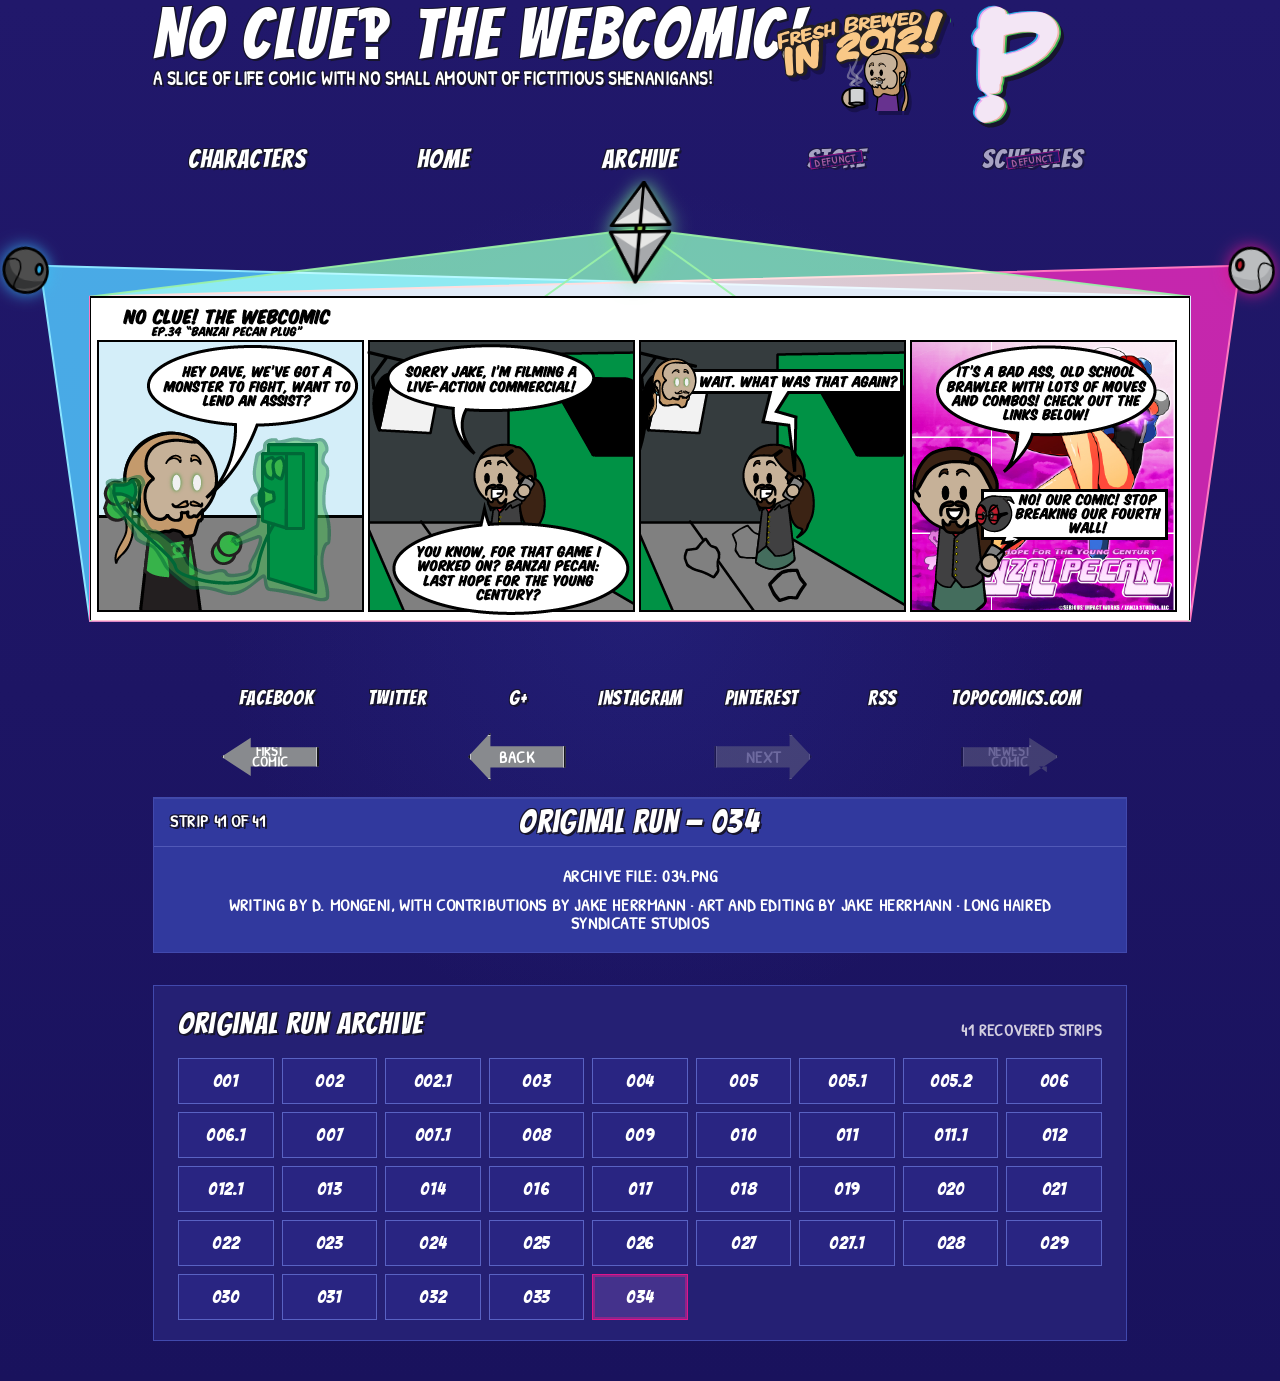
<file: index.html>
<!doctype html>
<html lang="en">
  <head>
    <meta charset="UTF-8" />
    <meta name="viewport" content="width=device-width, initial-scale=1.0" />
    <meta name="description" content="The official archive of No Clue!? The Webcomic." />
    <title>No Clue!? The Webcomic</title>
    <link rel="preconnect" href="https://fonts.googleapis.com" />
    <link rel="preconnect" href="https://fonts.gstatic.com" crossorigin />
    <link href="https://fonts.googleapis.com/css2?family=Bangers&family=Patrick+Hand&display=swap" rel="stylesheet" />
    <link rel="icon" type="image/svg+xml" href="data:image/svg+xml,%3Csvg xmlns='http://www.w3.org/2000/svg' viewBox='0 0 64 64'%3E%3Crect width='64' height='64' rx='12' fill='%2320176b'/%3E%3Cpath d='M20 20c2-10 24-12 27 1 3 12-12 13-12 22' fill='none' stroke='%2348c7f2' stroke-width='8' stroke-linecap='round'/%3E%3Ccircle cx='35' cy='53' r='5' fill='%23dc1688'/%3E%3C/svg%3E" />
    <link rel="stylesheet" href="styles.css" />
  </head>

  <body>
    <div class="mx-auto w-full max-w-[1280px] px-3 pb-10 sm:px-5 xl:px-0">
      <header class="relative mx-auto min-h-[132px] w-full max-w-[974px] pt-1 sm:min-h-[140px]">
        <div class="pr-24 sm:pr-40 md:pr-52">
          <h1 class="ink-text font-display text-[clamp(2.65rem,6.4vw,4.35rem)] leading-[.88] tracking-[.035em]">
            No Clue<span class="font-sans font-black">‽</span> The Webcomic!
          </h1>
          <p class="comic-copy ink-text mt-1 max-w-[710px] text-[clamp(.78rem,2vw,1.13rem)] leading-none">
            A slice of life comic with no small amount of fictitious shenanigans!
          </p>
        </div>

        <div aria-label="No Clue interrobang logo" class="pointer-events-none absolute right-1 top-0 h-32 w-24 sm:right-5 sm:h-36 sm:w-32 md:right-12" role="img">
          <img src="assets/interrobang.svg" alt="" class="absolute left-1/2 top-0 h-28 w-auto -translate-x-1/2 drop-shadow-[3px_4px_0_#17152e] sm:h-32" />
        </div>

        <img
          src="assets/fresh-brewed-2012.svg"
          alt="Fresh Brewed in 2012!"
          class="absolute right-44 top-2 z-10 hidden w-44 drop-shadow-[3px_4px_0_rgba(0,0,0,.26)] min-[900px]:block"
        />
      </header>

      <nav aria-label="Main navigation" class="mx-auto grid w-full max-w-[974px] grid-cols-3 gap-x-4 gap-y-3 pb-8 text-center md:grid-cols-5 md:gap-2 md:pb-10">
        <a class="nav-link" href="characters.html">Characters</a>
        <a class="nav-link" href="./">Home</a>
        <a id="archive-link" class="nav-link" href="#archive">Archive</a>
        <span class="nav-link nav-defunct" aria-label="Store — defunct">Store</span>
        <span class="nav-link nav-defunct" aria-label="Schedules — defunct">Schedules</span>
      </nav>

      <main id="home">
        <section id="comic-stage" aria-label="Featured comic" class="relative mx-auto mt-10 mb-1 w-full pt-[6%] pb-[4%] sm:mt-0">
          <svg id="beam-svg" aria-hidden="true" class="pointer-events-none absolute inset-0 h-full w-full overflow-visible" preserveAspectRatio="none" viewBox="0 0 974 330">
            <polygon id="cyan-fill" fill="#38bdf8" fill-opacity=".86" points="44,29 837,66 837,286 97,286" style="mix-blend-mode: screen" />
            <polyline id="cyan-line" fill="none" points="44,29 837,66 837,286 97,286 44,29" stroke="#8be5ff" stroke-width="2" />
            <polygon id="magenta-fill" fill="#dc1688" fill-opacity=".86" points="890,29 97,66 97,286 837,286" style="mix-blend-mode: screen" />
            <polyline id="magenta-line" fill="none" points="890,29 97,66 97,286 837,286 890,29" stroke="#ff78c1" stroke-width="2" />
            <polygon id="green-fill" fill="#72e08b" fill-opacity=".86" points="467,-14 837,66 837,286 97,286 97,66" style="mix-blend-mode: screen" />
            <g fill="none" stroke="#9bf2a9" stroke-opacity=".92" stroke-width="2">
              <line id="green-tl" x1="467" y1="-14" x2="97" y2="66" />
              <line id="green-tr" x1="467" y1="-14" x2="837" y2="66" />
              <line id="green-bl" x1="467" y1="-14" x2="97" y2="286" />
              <line id="green-br" x1="467" y1="-14" x2="837" y2="286" />
            </g>
          </svg>
          <span id="cyan-k9" aria-label="Negative-verse K9 projecting cyan" class="pointer-events-none absolute z-40" role="img" style="left:1.7%; top:8.2%; perspective:180px">
            <img
              src="assets/k9-negative.svg"
              alt=""
              class="block w-6 max-w-none drop-shadow-[0_0_8px_rgba(57,191,244,.85)] sm:w-[clamp(2.45rem,4.7vw,3rem)]"
              style="transform-origin:77.5% 43.35%; transform:translate(-77.5%,-43.35%) scaleX(-1) rotateY(-15deg) rotateZ(-8deg)"
            />
          </span>
          <span id="magenta-k9" aria-label="Beta-verse K9 projecting magenta" class="pointer-events-none absolute z-40" role="img" style="left:91.38%; top:8.79%; perspective:180px">
            <img
              src="assets/k9-beta.svg"
              alt=""
              class="block w-6 max-w-none drop-shadow-[0_0_8px_rgba(223,21,139,.85)] sm:w-[clamp(2.45rem,4.7vw,3rem)]"
              style="transform-origin:22.5% 43.35%; transform:translate(-22.5%,-43.35%) rotateY(15deg) rotateZ(8deg)"
            />
          </span>
          <span id="green-k9" aria-label="Religioverse K9 projecting green" class="pointer-events-none absolute z-40" role="img" style="left:47.95%; top:-4.24%; perspective:220px">
            <img
              src="assets/k9-religioverse.svg"
              alt=""
              class="block w-[1.65rem] max-w-none drop-shadow-[0_0_10px_rgba(114,224,139,.9)] sm:w-[clamp(3.1rem,6.4vw,4.2rem)]"
              style="transform-origin:50% 48.42%; transform:translate(-50%,-48.42%) rotateX(16deg) rotateY(-5deg) rotateZ(2deg)"
            />
          </span>

          <button id="comic-advance" type="button" class="relative z-20 mx-auto block w-[86%] max-w-[1100px] overflow-hidden text-left" aria-label="Show next comic">
            <img
              id="comic-image"
              src="assets/comics/034.png"
              alt="No Clue original run strip 034"
              class="block h-auto w-full"
              decoding="sync"
            />
          </button>
        </section>

        <nav aria-label="Social links" class="mx-auto grid w-full max-w-[974px] grid-cols-4 items-center gap-x-4 gap-y-2 px-[5.5%] py-2 text-center sm:grid-cols-7">
          <a class="social-link" href="#facebook">Facebook</a>
          <a class="social-link" href="#twitter">Twitter</a>
          <a class="social-link" href="#gplus">G+</a>
          <a class="social-link" href="#instagram">Instagram</a>
          <a class="social-link" href="#pinterest">Pinterest</a>
          <a class="social-link" href="#rss">RSS</a>
          <a class="social-link col-span-2 sm:col-span-1" href="#topocomics">TopoComics.com</a>
        </nav>

        <nav aria-label="Comic navigation" class="mx-auto grid w-full max-w-[974px] grid-cols-2 gap-1 py-1 sm:grid-cols-4 sm:gap-3">
          <button id="first-comic" type="button" class="comic-control" aria-label="First comic">
            <span class="arrow-shape first"><span class="comic-copy max-w-12 text-sm leading-[.78]">First<br />Comic</span></span>
          </button>
          <button id="previous-comic" type="button" class="comic-control" aria-label="Previous comic">
            <span class="arrow-shape"><span class="comic-copy text-base">Back</span></span>
          </button>
          <button id="next-comic" type="button" class="comic-control order-4 sm:order-3" aria-label="Next comic">
            <span class="arrow-shape right"><span class="comic-copy text-base">Next</span></span>
          </button>
          <button id="newest-comic" type="button" class="comic-control order-3 sm:order-4" aria-label="Newest comic">
            <span class="arrow-shape newest"><span class="comic-copy max-w-14 text-sm leading-[.78]">Newest<br />Comic</span></span>
          </button>
        </nav>

        <article class="mx-auto mt-1 w-full max-w-[974px] border border-[#4149ad] bg-clue-panel shadow-[inset_0_1px_0_rgba(255,255,255,.08)]">
          <header class="grid gap-2 border-b border-[#5159b7] px-4 py-2 sm:grid-cols-[120px_1fr_120px] sm:items-center">
            <p id="strip-position" class="comic-copy ink-text text-center text-[1.05rem] sm:text-left">Strip 41 of 41</p>
            <h2 id="strip-title" class="ink-text font-display text-center text-[clamp(1.5rem,3vw,2rem)] leading-none tracking-[.04em]">
              Original Run — 034
            </h2>
            <span aria-hidden="true" class="hidden sm:block"></span>
          </header>
          <div class="comic-copy px-5 py-4 text-center text-[clamp(.88rem,1.75vw,1.08rem)] leading-[1.02] sm:px-16 sm:py-5">
            <p id="strip-file">Archive file: 034.png</p>
            <p id="restoration-note" class="mx-auto mt-3 hidden w-fit border border-[#d7ca78] bg-[#443567] px-3 py-2 text-[#fff3a8]" aria-live="polite">
              Restoration note: Edited for readability from archive materials.
            </p>
            <p class="mt-3">Writing by D. Mongeni, with contributions by Jake Herrmann · Art and editing by Jake Herrmann · Long Haired Syndicate Studios</p>
          </div>
        </article>

        <section id="archive" aria-labelledby="archive-title" class="mx-auto mt-8 w-full max-w-[974px] scroll-mt-4 border border-[#4149ad] bg-[#252074] px-4 py-5 sm:px-6">
          <div class="mb-4 flex flex-wrap items-end justify-between gap-2">
            <h2 id="archive-title" class="ink-text font-display text-3xl tracking-[.04em]">Original Run Archive</h2>
            <p id="archive-count" class="comic-copy text-base text-[#d4cfe0]">41 recovered strips</p>
          </div>
          <div id="archive-grid" class="grid grid-cols-4 gap-2 sm:grid-cols-7 md:grid-cols-9"></div>
        </section>

      </main>
    </div>

    <script>
      const comics = [
        ['001', '001.png'], ['002', '002.png'], ['002_1', '002_1.png'], ['003', '003.png'],
        ['004', '004.jpg'], ['005', '005.jpg'], ['005_1', '005_1.png'], ['005_2', '005_2.jpg'],
        ['006', '006.jpg'], ['006_1', '006_1.png'], ['007', '007.jpg'], ['007_1', '007_1.png'],
        ['008', '008.jpg'], ['009', '009.jpg'], ['010', '010.jpg'], ['011', '011.png'],
        ['011_1', '011_1.jpg'], ['012', '012.jpg'], ['012_1', '012_1.png'], ['013', '013.jpg'],
        ['014', '014.jpg'], ['016', '016.png'], ['017', '017.png'], ['018', '018.png'],
        ['019', '019.jpg'], ['020', '020.png'], ['021', '021.png'], ['022', '022.png'],
        ['023', '023.png'], ['024', '024.png'], ['025', '025.png'], ['026', '026.png'],
        ['027', '027.png'], ['027_1', '027_1.png'], ['028', '028.png'], ['029', '029.png'],
        ['030', '030.png'], ['031', '031.png'], ['032', '032.png'], ['033', '033.png'],
        ['034', '034.png'],
      ].map(([id, file]) => ({ id, file, label: id.replace('_', '.') }));

      const stage = document.querySelector('#comic-stage');
      const viewer = document.querySelector('#comic-advance');
      const comicImage = document.querySelector('#comic-image');
      const stripPosition = document.querySelector('#strip-position');
      const stripTitle = document.querySelector('#strip-title');
      const stripFile = document.querySelector('#strip-file');
      const restorationNote = document.querySelector('#restoration-note');
      const archiveGrid = document.querySelector('#archive-grid');
      const firstButton = document.querySelector('#first-comic');
      const previousButton = document.querySelector('#previous-comic');
      const nextButton = document.querySelector('#next-comic');
      const newestButton = document.querySelector('#newest-comic');
      let currentIndex = comics.length - 1;

      const pointList = (points) => points.map(([x, y]) => `${x},${y}`).join(' ');

      function updateProjectionGeometry() {
        const stageRect = stage.getBoundingClientRect();
        const viewerRect = viewer.getBoundingClientRect();
        if (!stageRect.width || !stageRect.height || !viewerRect.width) return;

        const left = viewerRect.left - stageRect.left;
        const right = viewerRect.right - stageRect.left;
        const top = viewerRect.top - stageRect.top;
        const bottom = viewerRect.bottom - stageRect.top;
        const sideGutter = Math.max(22, Math.min(50, stageRect.width * .04));
        const cyan = [Math.max(18, left - sideGutter), Math.max(8, top - 31)];
        const magenta = [Math.min(stageRect.width - 18, right + sideGutter), Math.max(8, top - 31)];
        const green = [(left + right) / 2, top - 68];
        const tl = [left, top];
        const tr = [right, top];
        const bl = [left, bottom];
        const br = [right, bottom];

        document.querySelector('#beam-svg').setAttribute('viewBox', `0 0 ${stageRect.width} ${stageRect.height}`);
        document.querySelector('#cyan-fill').setAttribute('points', pointList([cyan, tr, br, bl]));
        document.querySelector('#cyan-line').setAttribute('points', pointList([cyan, tr, br, bl, cyan]));
        document.querySelector('#magenta-fill').setAttribute('points', pointList([magenta, tl, bl, br]));
        document.querySelector('#magenta-line').setAttribute('points', pointList([magenta, tl, bl, br, magenta]));
        document.querySelector('#green-fill').setAttribute('points', pointList([green, tr, br, bl, tl]));

        [['#green-tl', tl], ['#green-tr', tr], ['#green-bl', bl], ['#green-br', br]].forEach(([selector, target]) => {
          const line = document.querySelector(selector);
          line.setAttribute('x1', green[0]);
          line.setAttribute('y1', green[1]);
          line.setAttribute('x2', target[0]);
          line.setAttribute('y2', target[1]);
        });

        const compact = window.matchMedia('(max-width: 639px)').matches;
        const cyanK9 = document.querySelector('#cyan-k9');
        const magentaK9 = document.querySelector('#magenta-k9');
        const greenK9 = document.querySelector('#green-k9');

        cyanK9.style.left = `${cyan[0] - (compact ? 13 : 26)}px`;
        cyanK9.style.top = `${cyan[1]}px`;
        magentaK9.style.left = `${magenta[0]}px`;
        magentaK9.style.top = `${magenta[1]}px`;
        greenK9.style.left = `${green[0]}px`;
        greenK9.style.top = `${green[1]}px`;
      }

      function updateAddress(comic, mode) {
        const url = new URL(window.location.href);
        url.searchParams.set('comic', comic.id);
        url.hash = '';
        history[mode === 'push' ? 'pushState' : 'replaceState']({ comic: comic.id }, '', url);
      }

      function preloadNeighbor(index) {
        if (index < 0 || index >= comics.length) return;
        const preload = new Image();
        preload.src = `assets/comics/${comics[index].file}`;
      }

      function showComic(index, { historyMode = 'push', scroll = false } = {}) {
        currentIndex = Math.max(0, Math.min(index, comics.length - 1));
        const comic = comics[currentIndex];
        comicImage.src = `assets/comics/${comic.file}`;
        comicImage.alt = `No Clue original run strip ${comic.label}`;
        stripPosition.textContent = `Strip ${currentIndex + 1} of ${comics.length}`;
        stripTitle.textContent = `Original Run — ${comic.label}`;
        stripFile.textContent = `Archive file: ${comic.file}`;
        restorationNote.classList.toggle('hidden', !['005_1', '006_1', '007_1'].includes(comic.id));
        viewer.disabled = currentIndex === comics.length - 1;
        viewer.setAttribute('aria-label', viewer.disabled ? `Newest comic, ${comic.label}` : `Show comic ${comics[currentIndex + 1].label}`);
        firstButton.disabled = currentIndex === 0;
        previousButton.disabled = currentIndex === 0;
        nextButton.disabled = currentIndex === comics.length - 1;
        newestButton.disabled = currentIndex === comics.length - 1;
        document.title = `No Clue‽ Original Run ${comic.label}`;

        archiveGrid.querySelectorAll('button').forEach((button, buttonIndex) => {
          button.setAttribute('aria-current', buttonIndex === currentIndex ? 'true' : 'false');
        });

        updateAddress(comic, historyMode);
        preloadNeighbor(currentIndex - 1);
        preloadNeighbor(currentIndex + 1);
        if (comicImage.complete) requestAnimationFrame(updateProjectionGeometry);
        if (scroll) stage.scrollIntoView({ behavior: 'smooth', block: 'start' });
      }

      comics.forEach((comic, index) => {
        const button = document.createElement('button');
        button.type = 'button';
        button.className = 'archive-strip';
        button.textContent = comic.label;
        button.setAttribute('aria-label', `Open original run strip ${comic.label}`);
        button.addEventListener('click', () => showComic(index, { scroll: true }));
        archiveGrid.appendChild(button);
      });

      firstButton.addEventListener('click', () => showComic(0));
      previousButton.addEventListener('click', () => showComic(currentIndex - 1));
      nextButton.addEventListener('click', () => showComic(currentIndex + 1));
      newestButton.addEventListener('click', () => showComic(comics.length - 1));
      viewer.addEventListener('click', () => {
        if (currentIndex < comics.length - 1) showComic(currentIndex + 1);
      });
      comicImage.addEventListener('load', updateProjectionGeometry);
      window.addEventListener('resize', () => requestAnimationFrame(updateProjectionGeometry));
      window.addEventListener('popstate', () => {
        const id = new URL(window.location.href).searchParams.get('comic');
        const index = comics.findIndex((comic) => comic.id === id);
        showComic(index >= 0 ? index : comics.length - 1, { historyMode: 'replace' });
      });
      document.addEventListener('keydown', (event) => {
        if (event.target.matches('input, textarea, select, button')) return;
        if (event.key === 'ArrowLeft' && currentIndex > 0) showComic(currentIndex - 1);
        if (event.key === 'ArrowRight' && currentIndex < comics.length - 1) showComic(currentIndex + 1);
      });

      const requestedId = new URL(window.location.href).searchParams.get('comic');
      const requestedIndex = comics.findIndex((comic) => comic.id === requestedId);
      showComic(requestedIndex >= 0 ? requestedIndex : comics.length - 1, { historyMode: 'replace' });
    </script>
  <!-- Cloudflare Web Analytics --><script type="module" src="https://static.cloudflareinsights.com/beacon.min.js" data-cf-beacon="{&quot;token&quot;:&quot;09f1ce1c2fae46a796a951a6a8edd5ee&quot;}"></script><!-- End Cloudflare Web Analytics -->
</body>
</html>
</file>
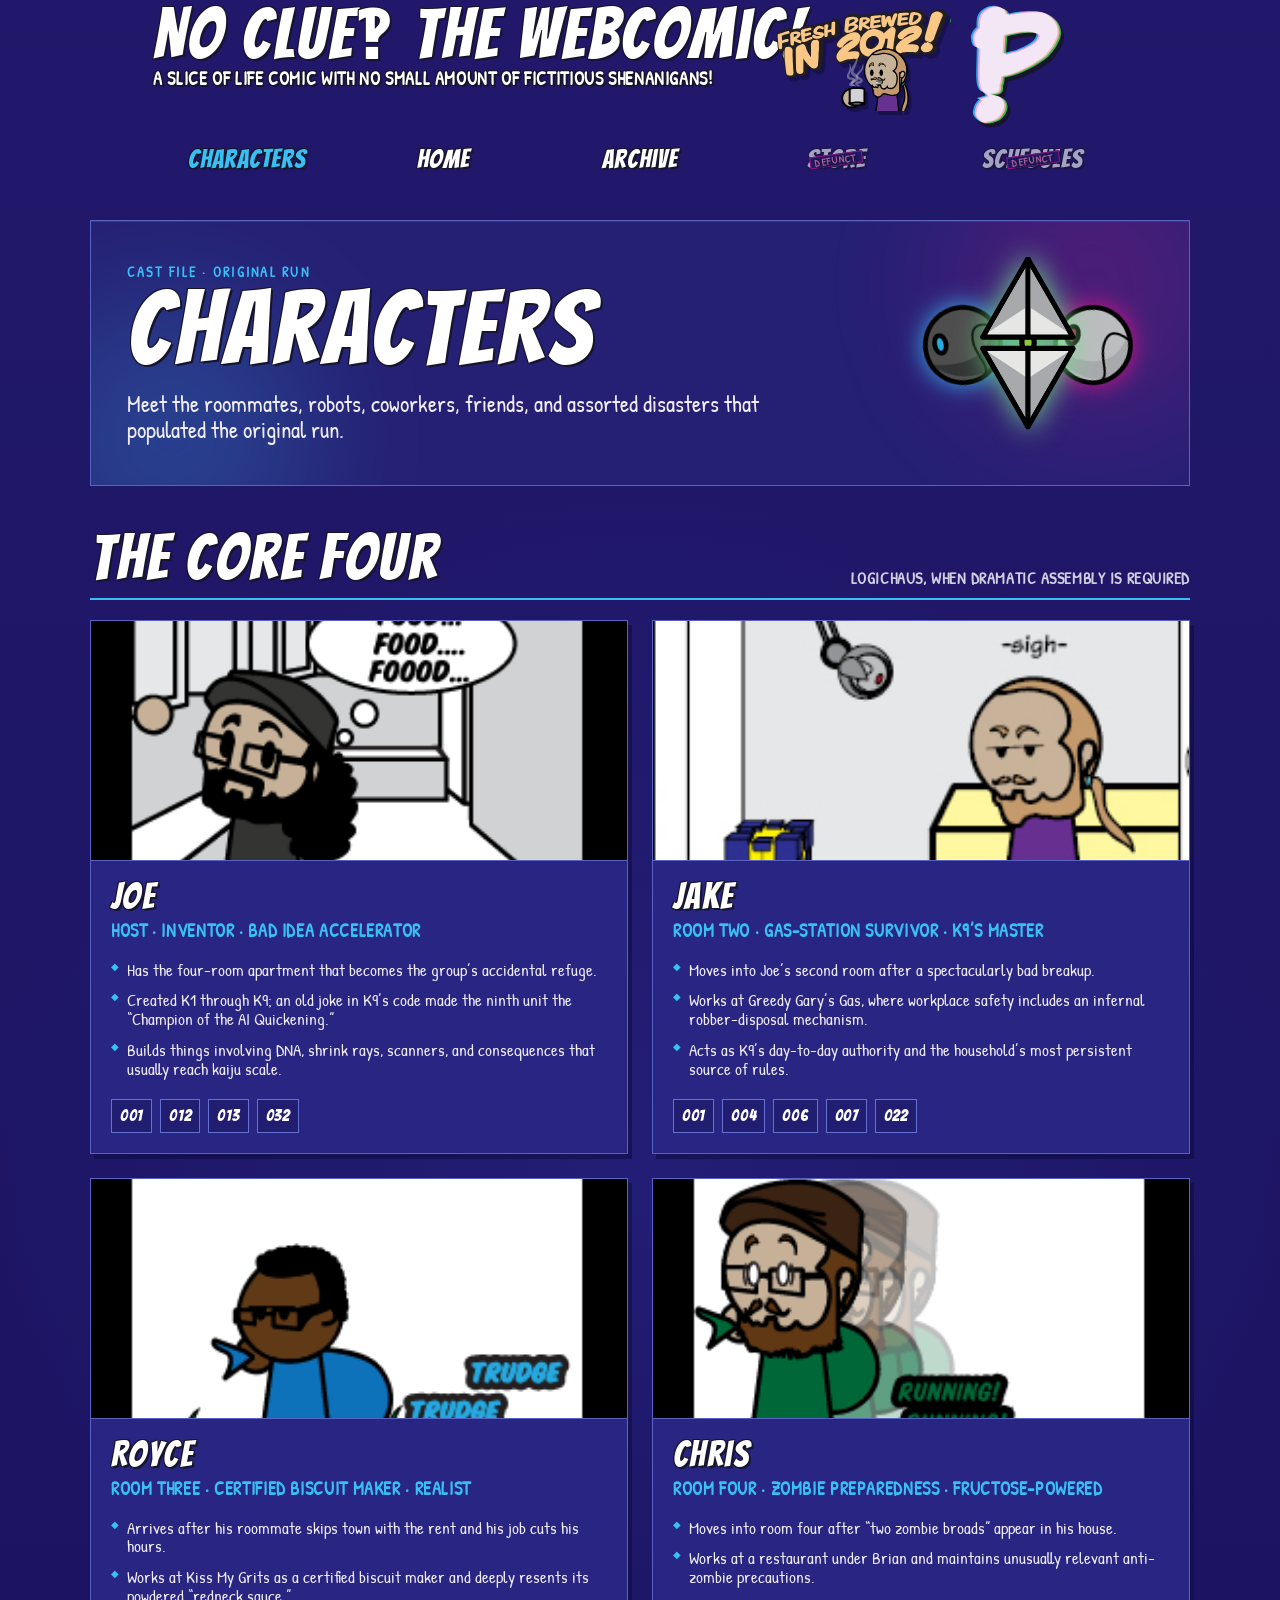
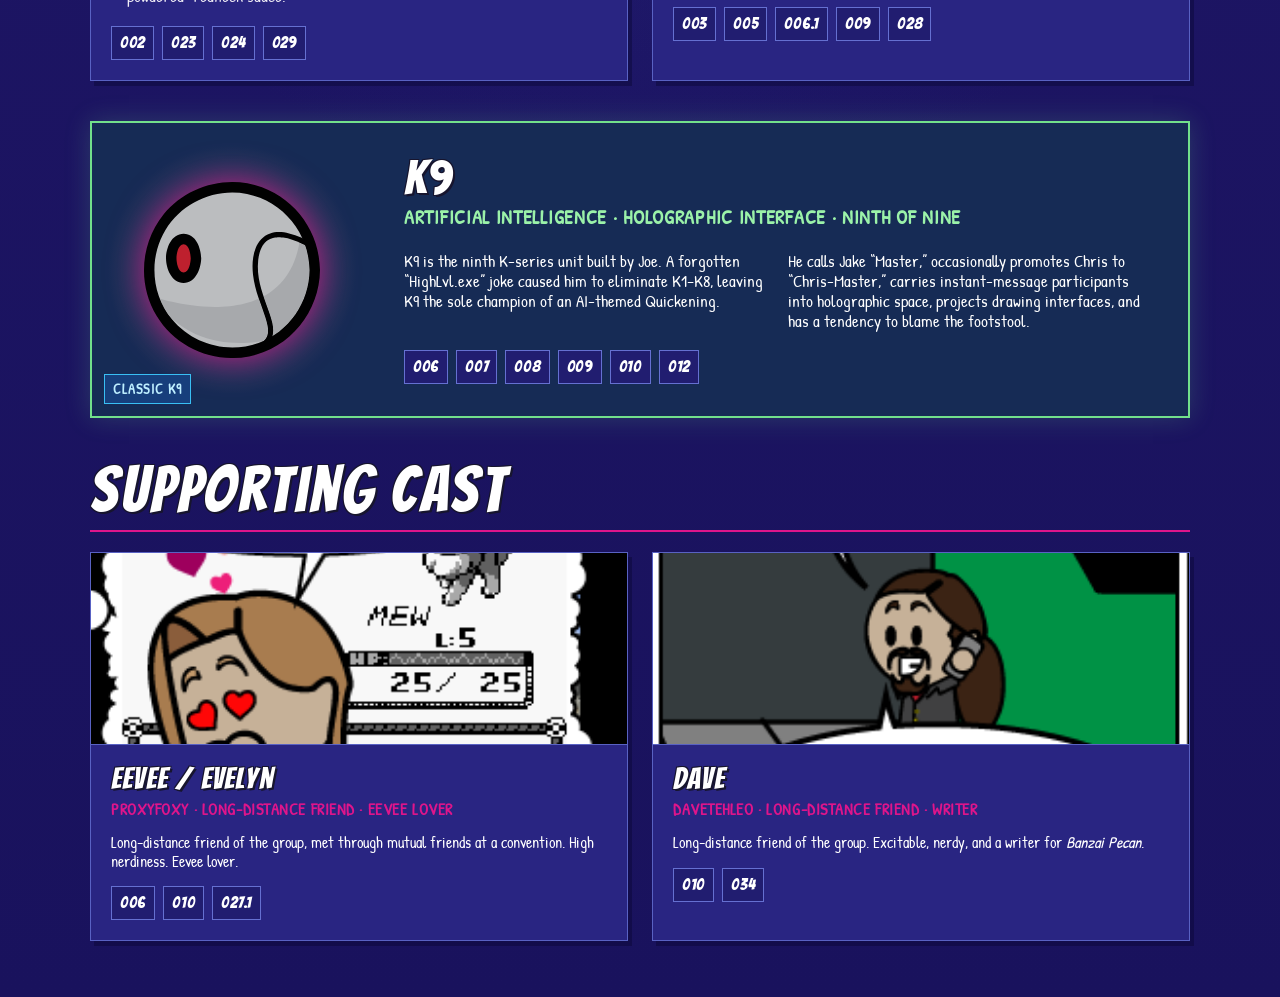
<file: characters.html>
<!doctype html>
<html lang="en">
  <head>
    <meta charset="UTF-8" />
    <meta name="viewport" content="width=device-width, initial-scale=1.0" />
    <meta name="description" content="Meet the characters of No Clue!? The Webcomic." />
    <title>Characters — No Clue! The Webcomic!</title>
    <link rel="preconnect" href="https://fonts.googleapis.com" />
    <link rel="preconnect" href="https://fonts.gstatic.com" crossorigin />
    <link href="https://fonts.googleapis.com/css2?family=Bangers&family=Patrick+Hand&display=swap" rel="stylesheet" />
    <link rel="icon" type="image/svg+xml" href="data:image/svg+xml,%3Csvg xmlns='http://www.w3.org/2000/svg' viewBox='0 0 64 64'%3E%3Crect width='64' height='64' rx='12' fill='%2320176b'/%3E%3Cpath d='M20 20c2-10 24-12 27 1 3 12-12 13-12 22' fill='none' stroke='%2348c7f2' stroke-width='8' stroke-linecap='round'/%3E%3Ccircle cx='35' cy='53' r='5' fill='%23dc1688'/%3E%3C/svg%3E" />
    <link rel="stylesheet" href="styles.css" />
  </head>

  <body>
    <div class="mx-auto w-full max-w-[1100px] px-3 pb-14 sm:px-5 xl:px-0">
      <header class="relative mx-auto min-h-[132px] w-full max-w-[974px] pt-1 sm:min-h-[140px]">
        <div class="pr-24 sm:pr-40 md:pr-52">
          <a href="./" aria-label="No Clue home">
            <span class="ink-text block font-display text-[clamp(2.65rem,6.4vw,4.35rem)] leading-[.88] tracking-[.035em]">
              No Clue<span class="font-sans font-black">‽</span> The Webcomic!
            </span>
          </a>
          <p class="comic-copy ink-text mt-1 max-w-[710px] text-[clamp(.78rem,2vw,1.13rem)] leading-none">
            A slice of life comic with no small amount of fictitious shenanigans!
          </p>
        </div>

        <div aria-label="No Clue interrobang logo" class="pointer-events-none absolute right-1 top-0 h-32 w-24 sm:right-5 sm:h-36 sm:w-32 md:right-12" role="img">
          <img src="assets/interrobang.svg" alt="" class="absolute left-1/2 top-0 h-28 w-auto -translate-x-1/2 drop-shadow-[3px_4px_0_#17152e] sm:h-32" />
        </div>

        <img
          src="assets/fresh-brewed-2012.svg"
          alt="Fresh Brewed in 2012!"
          class="absolute right-44 top-2 z-10 hidden w-44 drop-shadow-[3px_4px_0_rgba(0,0,0,.26)] min-[900px]:block"
        />
      </header>

      <nav aria-label="Main navigation" class="mx-auto grid w-full max-w-[974px] grid-cols-3 gap-x-4 gap-y-3 pb-8 text-center md:grid-cols-5 md:gap-2 md:pb-10">
        <a class="nav-link text-clue-cyan" aria-current="page" href="characters.html">Characters</a>
        <a class="nav-link" href="./">Home</a>
        <a class="nav-link" href="./#archive">Archive</a>
        <span class="nav-link nav-defunct" aria-label="Store — defunct">Store</span>
        <span class="nav-link nav-defunct" aria-label="Schedules — defunct">Schedules</span>
      </nav>

      <main>
        <section class="relative overflow-hidden border border-[#5962c3] bg-[#252074] px-5 py-7 shadow-[inset_0_1px_0_rgba(255,255,255,.09)] sm:px-9 sm:py-9">
          <div aria-hidden="true" class="absolute -right-12 -top-20 size-72 rounded-full bg-clue-pink opacity-20 blur-3xl"></div>
          <div aria-hidden="true" class="absolute -bottom-24 -left-16 size-72 rounded-full bg-clue-cyan opacity-20 blur-3xl"></div>
          <div class="relative grid gap-6 md:grid-cols-[1fr_250px] md:items-center">
            <div>
              <p class="comic-copy text-sm tracking-[.16em] text-clue-cyan">Cast file · Original run</p>
              <h1 class="ink-text mt-1 font-display text-[clamp(3.5rem,10vw,6.5rem)] leading-[.82] tracking-[.035em]">Characters</h1>
              <p class="mt-5 max-w-[700px] font-hand text-[clamp(1.15rem,2.4vw,1.45rem)] leading-[1.12] text-[#f0edf6]">
                Meet the roommates, robots, coworkers, friends, and assorted disasters that populated the original run.
              </p>
            </div>
            <div class="relative mx-auto h-48 w-64 max-w-full">
              <img src="assets/k9-negative.svg" alt="K9" class="absolute left-5 top-12 w-20 -rotate-12 drop-shadow-[0_0_12px_rgba(57,191,244,.9)]" />
              <img src="assets/k9-beta.svg" alt="" class="absolute right-5 top-12 w-20 rotate-12 drop-shadow-[0_0_12px_rgba(223,21,139,.9)]" />
              <img src="assets/k9-religioverse.svg" alt="" class="absolute left-1/2 top-0 h-44 w-auto -translate-x-1/2 drop-shadow-[0_0_14px_rgba(114,224,139,.9)]" />
            </div>
          </div>
        </section>

        <section aria-labelledby="core-title" class="mt-10">
          <div class="mb-5 flex flex-wrap items-end justify-between gap-2 border-b-2 border-clue-cyan pb-2">
            <h2 id="core-title" class="ink-text font-display text-[clamp(2.6rem,6vw,4rem)] leading-none tracking-[.04em]">The Core Four</h2>
            <p class="comic-copy text-base text-[#d4cfe0]">LogicHaus, when dramatic assembly is required</p>
          </div>

          <div class="grid gap-6 md:grid-cols-2">
            <article class="cast-card">
              <img class="cast-image" src="assets/characters/joe.png" alt="Joe walking through the apartment hallway" />
              <div class="cast-copy">
                <div class="flex flex-wrap items-center justify-between gap-2">
                  <h3 class="ink-text font-display text-4xl tracking-[.04em]">Joe</h3>
                </div>
                <p class="comic-copy mb-4 text-lg text-clue-cyan">Host · Inventor · Bad idea accelerator</p>
                <ul class="space-y-3 font-hand">
                  <li class="cast-fact">Has the four-room apartment that becomes the group’s accidental refuge.</li>
                  <li class="cast-fact">Created K1 through K9; an old joke in K9’s code made the ninth unit the “Champion of the AI Quickening.”</li>
                  <li class="cast-fact">Builds things involving DNA, shrink rays, scanners, and consequences that usually reach kaiju scale.</li>
                </ul>
                <div class="mt-5 flex flex-wrap gap-2" aria-label="Joe comic appearances">
                  <a class="evidence-link" href="./?comic=001">001</a><a class="evidence-link" href="./?comic=012">012</a><a class="evidence-link" href="./?comic=013">013</a><a class="evidence-link" href="./?comic=032">032</a>
                </div>
              </div>
            </article>

            <article class="cast-card">
              <img class="cast-image" src="assets/characters/jake.png" alt="Jake sighing beneath K9" />
              <div class="cast-copy">
                <div class="flex flex-wrap items-center justify-between gap-2">
                  <h3 class="ink-text font-display text-4xl tracking-[.04em]">Jake</h3>
                </div>
                <p class="comic-copy mb-4 text-lg text-clue-cyan">Room two · Gas-station survivor · K9’s Master</p>
                <ul class="space-y-3 font-hand">
                  <li class="cast-fact">Moves into Joe’s second room after a spectacularly bad breakup.</li>
                  <li class="cast-fact">Works at Greedy Gary’s Gas, where workplace safety includes an infernal robber-disposal mechanism.</li>
                  <li class="cast-fact">Acts as K9’s day-to-day authority and the household’s most persistent source of rules.</li>
                </ul>
                <div class="mt-5 flex flex-wrap gap-2" aria-label="Jake comic appearances">
                  <a class="evidence-link" href="./?comic=001">001</a><a class="evidence-link" href="./?comic=004">004</a><a class="evidence-link" href="./?comic=006">006</a><a class="evidence-link" href="./?comic=007">007</a><a class="evidence-link" href="./?comic=022">022</a>
                </div>
              </div>
            </article>

            <article class="cast-card">
              <img class="cast-image" src="assets/characters/royce.png" alt="Royce arriving with his belongings" />
              <div class="cast-copy">
                <div class="flex flex-wrap items-center justify-between gap-2">
                  <h3 class="ink-text font-display text-4xl tracking-[.04em]">Royce</h3>
                </div>
                <p class="comic-copy mb-4 text-lg text-clue-cyan">Room three · Certified biscuit maker · Realist</p>
                <ul class="space-y-3 font-hand">
                  <li class="cast-fact">Arrives after his roommate skips town with the rent and his job cuts his hours.</li>
                  <li class="cast-fact">Works at Kiss My Grits as a certified biscuit maker and deeply resents its powdered “redneck sauce.”</li>
                </ul>
                <div class="mt-5 flex flex-wrap gap-2" aria-label="Royce comic appearances">
                  <a class="evidence-link" href="./?comic=002">002</a><a class="evidence-link" href="./?comic=023">023</a><a class="evidence-link" href="./?comic=024">024</a><a class="evidence-link" href="./?comic=029">029</a>
                </div>
              </div>
            </article>

            <article class="cast-card">
              <img class="cast-image" src="assets/characters/chris.png" alt="Chris running toward Joe’s apartment" />
              <div class="cast-copy">
                <div class="flex flex-wrap items-center justify-between gap-2">
                  <h3 class="ink-text font-display text-4xl tracking-[.04em]">Chris</h3>
                </div>
                <p class="comic-copy mb-4 text-lg text-clue-cyan">Room four · Zombie preparedness · Fructose-powered</p>
                <ul class="space-y-3 font-hand">
                  <li class="cast-fact">Moves into room four after “two zombie broads” appear in his house.</li>
                  <li class="cast-fact">Works at a restaurant under Brian and maintains unusually relevant anti-zombie precautions.</li>
                </ul>
                <div class="mt-5 flex flex-wrap gap-2" aria-label="Chris comic appearances">
                  <a class="evidence-link" href="./?comic=003">003</a><a class="evidence-link" href="./?comic=005">005</a><a class="evidence-link" href="./?comic=006_1">006.1</a><a class="evidence-link" href="./?comic=009">009</a><a class="evidence-link" href="./?comic=028">028</a>
                </div>
              </div>
            </article>
          </div>
        </section>

        <section aria-labelledby="k9-title" class="mt-10 overflow-hidden border-2 border-[#72e08b] bg-[#162b55] shadow-[0_0_25px_rgba(114,224,139,.2)]">
          <div class="grid md:grid-cols-[280px_1fr]">
            <div class="relative flex min-h-72 items-center justify-center overflow-hidden bg-[radial-gradient(circle,rgba(114,224,139,.26),transparent_62%)] p-8">
              <img src="assets/k9-beta.svg" alt="K9’s canonical light-grey spherical body with its red eye" class="w-44 drop-shadow-[0_0_18px_rgba(223,21,139,.9)]" />
              <span class="absolute bottom-3 left-3 confidence-pill confidence-confirmed">Classic K9</span>
            </div>
            <div class="p-6 sm:p-8">
              <div class="flex flex-wrap items-center justify-between gap-2">
                <h2 id="k9-title" class="ink-text font-display text-5xl tracking-[.04em]">K9</h2>
              </div>
              <p class="comic-copy mb-5 text-xl text-[#9bf2a9]">Artificial intelligence · Holographic interface · Ninth of nine</p>
              <div class="grid gap-4 font-hand text-[1.08rem] leading-[1.15] sm:grid-cols-2">
                <p>K9 is the ninth K-series unit built by Joe. A forgotten “HighLvl.exe” joke caused him to eliminate K1–K8, leaving K9 the sole champion of an AI-themed Quickening.</p>
                <p>He calls Jake “Master,” occasionally promotes Chris to “Chris-Master,” carries instant-message participants into holographic space, projects drawing interfaces, and has a tendency to blame the footstool.</p>
              </div>
              <div class="mt-5 flex flex-wrap gap-2" aria-label="K9 comic appearances">
                <a class="evidence-link" href="./?comic=006">006</a><a class="evidence-link" href="./?comic=007">007</a><a class="evidence-link" href="./?comic=008">008</a><a class="evidence-link" href="./?comic=009">009</a><a class="evidence-link" href="./?comic=010">010</a><a class="evidence-link" href="./?comic=012">012</a>
              </div>
            </div>
          </div>
        </section>

        <section aria-labelledby="support-title" class="mt-10">
          <div class="mb-5 border-b-2 border-clue-pink pb-2">
            <h2 id="support-title" class="ink-text font-display text-[clamp(2.6rem,6vw,4rem)] leading-none tracking-[.04em]">Supporting Cast</h2>
          </div>

          <div class="grid gap-6 md:grid-cols-2">
            <article class="cast-card">
              <img class="cast-image h-48 sm:h-48" src="assets/characters/eevee.png" alt="Eevee remembering Pokémon Red" />
              <div class="cast-copy">
                <h3 class="ink-text font-display text-3xl tracking-[.04em]">Eevee / Evelyn</h3>
                <p class="comic-copy mb-3 text-base text-clue-pink">ProxyFoxy · Long-distance friend · Eevee lover</p>
                <p class="font-hand text-[1.02rem] leading-[1.12]">Long-distance friend of the group, met through mutual friends at a convention. High nerdiness. Eevee lover.</p>
                <div class="mt-4 flex flex-wrap gap-2"><a class="evidence-link" href="./?comic=006">006</a><a class="evidence-link" href="./?comic=010">010</a><a class="evidence-link" href="./?comic=027_1">027.1</a></div>
              </div>
            </article>

            <article class="cast-card">
              <img class="cast-image h-48 sm:h-48" src="assets/characters/dave.png" alt="Dave filming a live-action commercial" />
              <div class="cast-copy">
                <h3 class="ink-text font-display text-3xl tracking-[.04em]">Dave</h3>
                <p class="comic-copy mb-3 text-base text-clue-pink">Davetehleo · Long-distance friend · Writer</p>
                <p class="font-hand text-[1.02rem] leading-[1.12]">Long-distance friend of the group. Excitable, nerdy, and a writer for <em>Banzai Pecan</em>.</p>
                <div class="mt-4 flex flex-wrap gap-2"><a class="evidence-link" href="./?comic=010">010</a><a class="evidence-link" href="./?comic=034">034</a></div>
              </div>
            </article>
          </div>
        </section>
      </main>
    </div>
  <!-- Cloudflare Web Analytics --><script type="module" src="https://static.cloudflareinsights.com/beacon.min.js" data-cf-beacon="{&quot;token&quot;:&quot;09f1ce1c2fae46a796a951a6a8edd5ee&quot;}"></script><!-- End Cloudflare Web Analytics -->
</body>
</html>
</file>
<file: styles.css>
*,:after,:before{--tw-border-spacing-x:0;--tw-border-spacing-y:0;--tw-translate-x:0;--tw-translate-y:0;--tw-rotate:0;--tw-skew-x:0;--tw-skew-y:0;--tw-scale-x:1;--tw-scale-y:1;--tw-pan-x: ;--tw-pan-y: ;--tw-pinch-zoom: ;--tw-scroll-snap-strictness:proximity;--tw-gradient-from-position: ;--tw-gradient-via-position: ;--tw-gradient-to-position: ;--tw-ordinal: ;--tw-slashed-zero: ;--tw-numeric-figure: ;--tw-numeric-spacing: ;--tw-numeric-fraction: ;--tw-ring-inset: ;--tw-ring-offset-width:0px;--tw-ring-offset-color:#fff;--tw-ring-color:rgba(59,130,246,.5);--tw-ring-offset-shadow:0 0 #0000;--tw-ring-shadow:0 0 #0000;--tw-shadow:0 0 #0000;--tw-shadow-colored:0 0 #0000;--tw-blur: ;--tw-brightness: ;--tw-contrast: ;--tw-grayscale: ;--tw-hue-rotate: ;--tw-invert: ;--tw-saturate: ;--tw-sepia: ;--tw-drop-shadow: ;--tw-backdrop-blur: ;--tw-backdrop-brightness: ;--tw-backdrop-contrast: ;--tw-backdrop-grayscale: ;--tw-backdrop-hue-rotate: ;--tw-backdrop-invert: ;--tw-backdrop-opacity: ;--tw-backdrop-saturate: ;--tw-backdrop-sepia: ;--tw-contain-size: ;--tw-contain-layout: ;--tw-contain-paint: ;--tw-contain-style: }::backdrop{--tw-border-spacing-x:0;--tw-border-spacing-y:0;--tw-translate-x:0;--tw-translate-y:0;--tw-rotate:0;--tw-skew-x:0;--tw-skew-y:0;--tw-scale-x:1;--tw-scale-y:1;--tw-pan-x: ;--tw-pan-y: ;--tw-pinch-zoom: ;--tw-scroll-snap-strictness:proximity;--tw-gradient-from-position: ;--tw-gradient-via-position: ;--tw-gradient-to-position: ;--tw-ordinal: ;--tw-slashed-zero: ;--tw-numeric-figure: ;--tw-numeric-spacing: ;--tw-numeric-fraction: ;--tw-ring-inset: ;--tw-ring-offset-width:0px;--tw-ring-offset-color:#fff;--tw-ring-color:rgba(59,130,246,.5);--tw-ring-offset-shadow:0 0 #0000;--tw-ring-shadow:0 0 #0000;--tw-shadow:0 0 #0000;--tw-shadow-colored:0 0 #0000;--tw-blur: ;--tw-brightness: ;--tw-contrast: ;--tw-grayscale: ;--tw-hue-rotate: ;--tw-invert: ;--tw-saturate: ;--tw-sepia: ;--tw-drop-shadow: ;--tw-backdrop-blur: ;--tw-backdrop-brightness: ;--tw-backdrop-contrast: ;--tw-backdrop-grayscale: ;--tw-backdrop-hue-rotate: ;--tw-backdrop-invert: ;--tw-backdrop-opacity: ;--tw-backdrop-saturate: ;--tw-backdrop-sepia: ;--tw-contain-size: ;--tw-contain-layout: ;--tw-contain-paint: ;--tw-contain-style: }/*! tailwindcss v3.4.17 | MIT License | https://tailwindcss.com*/*,:after,:before{box-sizing:border-box;border:0 solid #e5e7eb}:after,:before{--tw-content:""}:host,html{line-height:1.5;-webkit-text-size-adjust:100%;-moz-tab-size:4;-o-tab-size:4;tab-size:4;font-family:ui-sans-serif,system-ui,sans-serif,Apple Color Emoji,Segoe UI Emoji,Segoe UI Symbol,Noto Color Emoji;font-feature-settings:normal;font-variation-settings:normal;-webkit-tap-highlight-color:transparent}body{margin:0;line-height:inherit}hr{height:0;color:inherit;border-top-width:1px}abbr:where([title]){-webkit-text-decoration:underline dotted;text-decoration:underline dotted}h1,h2,h3,h4,h5,h6{font-size:inherit;font-weight:inherit}a{color:inherit;text-decoration:inherit}b,strong{font-weight:bolder}code,kbd,pre,samp{font-family:ui-monospace,SFMono-Regular,Menlo,Monaco,Consolas,Liberation Mono,Courier New,monospace;font-feature-settings:normal;font-variation-settings:normal;font-size:1em}small{font-size:80%}sub,sup{font-size:75%;line-height:0;position:relative;vertical-align:baseline}sub{bottom:-.25em}sup{top:-.5em}table{text-indent:0;border-color:inherit;border-collapse:collapse}button,input,optgroup,select,textarea{font-family:inherit;font-feature-settings:inherit;font-variation-settings:inherit;font-size:100%;font-weight:inherit;line-height:inherit;letter-spacing:inherit;color:inherit;margin:0;padding:0}button,select{text-transform:none}button,input:where([type=button]),input:where([type=reset]),input:where([type=submit]){-webkit-appearance:button;background-color:transparent;background-image:none}:-moz-focusring{outline:auto}:-moz-ui-invalid{box-shadow:none}progress{vertical-align:baseline}::-webkit-inner-spin-button,::-webkit-outer-spin-button{height:auto}[type=search]{-webkit-appearance:textfield;outline-offset:-2px}::-webkit-search-decoration{-webkit-appearance:none}::-webkit-file-upload-button{-webkit-appearance:button;font:inherit}summary{display:list-item}blockquote,dd,dl,figure,h1,h2,h3,h4,h5,h6,hr,p,pre{margin:0}fieldset{margin:0}fieldset,legend{padding:0}menu,ol,ul{list-style:none;margin:0;padding:0}dialog{padding:0}textarea{resize:vertical}input::-moz-placeholder,textarea::-moz-placeholder{opacity:1;color:#9ca3af}input::placeholder,textarea::placeholder{opacity:1;color:#9ca3af}[role=button],button{cursor:pointer}:disabled{cursor:default}audio,canvas,embed,iframe,img,object,svg,video{display:block;vertical-align:middle}img,video{max-width:100%;height:auto}[hidden]:where(:not([hidden=until-found])){display:none}html{scroll-behavior:smooth}body,html{--tw-bg-opacity:1;background-color:rgb(33 24 107/var(--tw-bg-opacity,1))}body{margin:0;min-height:100vh;overflow-x:hidden;--tw-text-opacity:1;color:rgb(255 255 255/var(--tw-text-opacity,1));-webkit-font-smoothing:antialiased;-moz-osx-font-smoothing:grayscale;background-image:radial-gradient(circle at 50% 44%,rgba(50,58,171,.24),transparent 42%),linear-gradient(180deg,#21186b,#19125d)}a{transition-property:transform;transition-timing-function:cubic-bezier(.4,0,.2,1);transition-duration:.15s}a:hover{--tw-translate-y:-0.125rem;transform:translate(var(--tw-translate-x),var(--tw-translate-y)) rotate(var(--tw-rotate)) skewX(var(--tw-skew-x)) skewY(var(--tw-skew-y)) scaleX(var(--tw-scale-x)) scaleY(var(--tw-scale-y));--tw-text-opacity:1;color:rgb(57 191 244/var(--tw-text-opacity,1))}a:focus-visible,button:focus-visible{outline-style:solid;outline-width:4px;outline-offset:4px;outline-color:#39bff4}.ink-text{text-shadow:2px 2px 0 #17152e,-1px -1px 0 #17152e,1px -1px 0 #17152e,-1px 1px 0 #17152e}.comic-copy{font-family:Patrick Hand,Comic Sans MS,cursive;font-weight:700;text-transform:uppercase;letter-spacing:.035em}.nav-link{text-shadow:2px 2px 0 #17152e,-1px -1px 0 #17152e,1px -1px 0 #17152e,-1px 1px 0 #17152e;white-space:nowrap;font-family:Bangers,Impact,sans-serif;font-size:1.35rem;letter-spacing:.04em}@media (min-width:768px){.nav-link{font-size:1.65rem}}.nav-defunct{position:relative;display:inline-block;cursor:not-allowed;opacity:.6}.nav-defunct:after{content:"DEFUNCT";pointer-events:none;position:absolute;left:50%;top:50%;border-width:1px;--tw-border-opacity:1;border-color:rgb(223 21 139/var(--tw-border-opacity,1));--tw-bg-opacity:1;background-color:rgb(33 24 107/var(--tw-bg-opacity,1));padding-left:.25rem;padding-right:.25rem;font-family:Patrick Hand,Comic Sans MS,cursive;font-size:.58rem;font-weight:700;line-height:1;letter-spacing:.12em;--tw-text-opacity:1;color:rgb(255 139 201/var(--tw-text-opacity,1));--tw-shadow:1px 1px 0 #17152e;--tw-shadow-colored:1px 1px 0 var(--tw-shadow-color);box-shadow:var(--tw-ring-offset-shadow,0 0 #0000),var(--tw-ring-shadow,0 0 #0000),var(--tw-shadow)}@media (min-width:768px){.nav-defunct:after{font-size:.64rem}}.nav-defunct:after{transform:translate(-50%,-50%) rotate(-8deg)}.social-link{text-shadow:2px 2px 0 #17152e,-1px -1px 0 #17152e,1px -1px 0 #17152e,-1px 1px 0 #17152e;font-family:Bangers,Impact,sans-serif;font-size:1rem;letter-spacing:.035em}@media (min-width:640px){.social-link{font-size:1.22rem}}.comic-control{display:flex;min-height:4rem;align-items:center;justify-content:center;gap:.25rem;text-align:center}.comic-control:disabled{cursor:not-allowed;opacity:.35}.arrow-shape{position:relative;display:flex;height:3rem;min-width:6.1rem;align-items:center;justify-content:center;border-width:2px;--tw-border-opacity:1;border-color:rgb(21 21 31/var(--tw-border-opacity,1));--tw-bg-opacity:1;background-color:rgb(136 138 142/var(--tw-bg-opacity,1));padding-left:.75rem;padding-right:.75rem;--tw-text-opacity:1;color:rgb(255 255 255/var(--tw-text-opacity,1));--tw-shadow:inset 0 0 0 1px #c7c8ca,2px 2px 0 rgba(0,0,0,.3);--tw-shadow-colored:inset 0 0 0 1px var(--tw-shadow-color),2px 2px 0 var(--tw-shadow-color);box-shadow:var(--tw-ring-offset-shadow,0 0 #0000),var(--tw-ring-shadow,0 0 #0000),var(--tw-shadow);transition-property:color,background-color,border-color,text-decoration-color,fill,stroke;transition-timing-function:cubic-bezier(.4,0,.2,1);transition-duration:.15s;clip-path:polygon(23% 0,23% 28%,100% 28%,100% 72%,23% 72%,23% 100%,0 50%)}.comic-control:not(:disabled):hover .arrow-shape{--tw-bg-opacity:1;background-color:rgb(57 191 244/var(--tw-bg-opacity,1))}.arrow-shape.right{clip-path:polygon(0 28%,77% 28%,77% 0,100% 50%,77% 100%,77% 72%,0 72%)}.arrow-shape.first{clip-path:polygon(12% 18%,20% 30%,30% 30%,30% 10%,0 50%,30% 90%,30% 70%,100% 70%,100% 30%,30% 30%,20% 30%)}.arrow-shape.newest{clip-path:polygon(0 30%,70% 30%,70% 10%,100% 50%,70% 90%,70% 70%,80% 70%,88% 82%,88% 70%,0 70%)}.archive-strip{border-width:1px;--tw-border-opacity:1;border-color:rgb(89 98 195/var(--tw-border-opacity,1));--tw-bg-opacity:1;background-color:rgb(41 37 130/var(--tw-bg-opacity,1));padding:.5rem;font-family:Bangers,Impact,sans-serif;font-size:1.125rem;line-height:1.75rem;letter-spacing:.04em;--tw-text-opacity:1;color:rgb(255 255 255/var(--tw-text-opacity,1));transition-property:color,background-color,border-color,text-decoration-color,fill,stroke,opacity,box-shadow,transform,filter,-webkit-backdrop-filter;transition-property:color,background-color,border-color,text-decoration-color,fill,stroke,opacity,box-shadow,transform,filter,backdrop-filter;transition-property:color,background-color,border-color,text-decoration-color,fill,stroke,opacity,box-shadow,transform,filter,backdrop-filter,-webkit-backdrop-filter;transition-timing-function:cubic-bezier(.4,0,.2,1);transition-duration:.15s}.archive-strip:hover{--tw-translate-y:-0.125rem;transform:translate(var(--tw-translate-x),var(--tw-translate-y)) rotate(var(--tw-rotate)) skewX(var(--tw-skew-x)) skewY(var(--tw-skew-y)) scaleX(var(--tw-scale-x)) scaleY(var(--tw-scale-y));--tw-border-opacity:1;border-color:rgb(57 191 244/var(--tw-border-opacity,1));--tw-bg-opacity:1;background-color:rgb(55 49 157/var(--tw-bg-opacity,1));--tw-text-opacity:1;color:rgb(57 191 244/var(--tw-text-opacity,1))}.archive-strip:focus-visible{outline-style:solid;outline-width:4px;outline-offset:2px;outline-color:#39bff4}.archive-strip[aria-current=true]{--tw-border-opacity:1;border-color:rgb(223 21 139/var(--tw-border-opacity,1));--tw-bg-opacity:1;background-color:rgb(68 50 140/var(--tw-bg-opacity,1));--tw-text-opacity:1;color:rgb(255 255 255/var(--tw-text-opacity,1));--tw-shadow:inset 0 0 0 2px rgba(223,21,139,.45);--tw-shadow-colored:inset 0 0 0 2px var(--tw-shadow-color)}.archive-strip[aria-current=true],.cast-card{box-shadow:var(--tw-ring-offset-shadow,0 0 #0000),var(--tw-ring-shadow,0 0 #0000),var(--tw-shadow)}.cast-card{overflow:hidden;border-width:1px;--tw-border-opacity:1;border-color:rgb(89 98 195/var(--tw-border-opacity,1));--tw-bg-opacity:1;background-color:rgb(41 37 130/var(--tw-bg-opacity,1));--tw-shadow:inset 0 1px 0 hsla(0,0%,100%,.09),4px 5px 0 rgba(8,7,49,.42);--tw-shadow-colored:inset 0 1px 0 var(--tw-shadow-color),4px 5px 0 var(--tw-shadow-color)}.cast-image{height:13rem;width:100%;border-bottom-width:1px;--tw-border-opacity:1;border-color:rgb(89 98 195/var(--tw-border-opacity,1));--tw-bg-opacity:1;background-color:rgb(255 255 255/var(--tw-bg-opacity,1));-o-object-fit:cover;object-fit:cover;-o-object-position:center;object-position:center}@media (min-width:640px){.cast-image{height:15rem}}.cast-image{image-rendering:auto}.cast-copy{padding:1rem 1.25rem 1.25rem}.cast-fact{position:relative;padding-left:1rem;font-size:1.05rem;line-height:1.12;--tw-text-opacity:1;color:rgb(240 237 246/var(--tw-text-opacity,1))}.cast-fact:before{content:"◆";position:absolute;left:0;top:0;font-size:.65rem;--tw-text-opacity:1;color:rgb(57 191 244/var(--tw-text-opacity,1))}.evidence-link{display:inline-flex;border-width:1px;--tw-border-opacity:1;border-color:rgb(101 112 209/var(--tw-border-opacity,1));--tw-bg-opacity:1;background-color:rgb(33 29 112/var(--tw-bg-opacity,1));padding:.25rem .5rem;font-family:Bangers,Impact,sans-serif;font-size:1rem;line-height:1.5rem;letter-spacing:.045em;--tw-text-opacity:1;color:rgb(255 255 255/var(--tw-text-opacity,1));transition-property:color,background-color,border-color,text-decoration-color,fill,stroke,opacity,box-shadow,transform,filter,-webkit-backdrop-filter;transition-property:color,background-color,border-color,text-decoration-color,fill,stroke,opacity,box-shadow,transform,filter,backdrop-filter;transition-property:color,background-color,border-color,text-decoration-color,fill,stroke,opacity,box-shadow,transform,filter,backdrop-filter,-webkit-backdrop-filter;transition-timing-function:cubic-bezier(.4,0,.2,1);transition-duration:.15s}.evidence-link:hover{--tw-translate-y:-0.125rem;transform:translate(var(--tw-translate-x),var(--tw-translate-y)) rotate(var(--tw-rotate)) skewX(var(--tw-skew-x)) skewY(var(--tw-skew-y)) scaleX(var(--tw-scale-x)) scaleY(var(--tw-scale-y));--tw-border-opacity:1;border-color:rgb(57 191 244/var(--tw-border-opacity,1));--tw-text-opacity:1;color:rgb(57 191 244/var(--tw-text-opacity,1))}.confidence-pill{display:inline-flex;align-items:center;border-width:1px;padding:.25rem .5rem;font-family:Patrick Hand,Comic Sans MS,cursive;font-size:.875rem;line-height:1.25rem;font-weight:700;text-transform:uppercase;letter-spacing:.08em}.confidence-confirmed{--tw-border-opacity:1;border-color:rgb(57 191 244/var(--tw-border-opacity,1));--tw-bg-opacity:1;background-color:rgb(23 63 124/var(--tw-bg-opacity,1));--tw-text-opacity:1;color:rgb(189 238 255/var(--tw-text-opacity,1))}.pointer-events-none{pointer-events:none}.static{position:static}.absolute{position:absolute}.relative{position:relative}.inset-0{inset:0}.-bottom-24{bottom:-6rem}.-left-16{left:-4rem}.-right-12{right:-3rem}.-top-20{top:-5rem}.bottom-3{bottom:.75rem}.left-1\/2{left:50%}.left-3{left:.75rem}.left-5{left:1.25rem}.right-1{right:.25rem}.right-44{right:11rem}.right-5{right:1.25rem}.top-0{top:0}.top-12{top:3rem}.top-2{top:.5rem}.z-10{z-index:10}.z-20{z-index:20}.z-40{z-index:40}.order-3{order:3}.order-4{order:4}.col-span-2{grid-column:span 2/span 2}.mx-auto{margin-left:auto;margin-right:auto}.mb-1{margin-bottom:.25rem}.mb-3{margin-bottom:.75rem}.mb-4{margin-bottom:1rem}.mb-5{margin-bottom:1.25rem}.mt-1{margin-top:.25rem}.mt-10{margin-top:2.5rem}.mt-3{margin-top:.75rem}.mt-4{margin-top:1rem}.mt-5{margin-top:1.25rem}.mt-8{margin-top:2rem}.block{display:block}.flex{display:flex}.grid{display:grid}.hidden{display:none}.size-72{width:18rem;height:18rem}.h-28{height:7rem}.h-32{height:8rem}.h-44{height:11rem}.h-48{height:12rem}.h-auto{height:auto}.h-full{height:100%}.min-h-72{min-height:18rem}.min-h-\[132px\]{min-height:132px}.w-20{width:5rem}.w-24{width:6rem}.w-44{width:11rem}.w-6{width:1.5rem}.w-64{width:16rem}.w-\[1\.65rem\]{width:1.65rem}.w-\[86\%\]{width:86%}.w-auto{width:auto}.w-fit{width:-moz-fit-content;width:fit-content}.w-full{width:100%}.max-w-12{max-width:3rem}.max-w-14{max-width:3.5rem}.max-w-\[1100px\]{max-width:1100px}.max-w-\[1280px\]{max-width:1280px}.max-w-\[700px\]{max-width:700px}.max-w-\[710px\]{max-width:710px}.max-w-\[974px\]{max-width:974px}.max-w-full{max-width:100%}.max-w-none{max-width:none}.shrink{flex-shrink:1}.-translate-x-1\/2{--tw-translate-x:-50%}.-rotate-12,.-translate-x-1\/2{transform:translate(var(--tw-translate-x),var(--tw-translate-y)) rotate(var(--tw-rotate)) skewX(var(--tw-skew-x)) skewY(var(--tw-skew-y)) scaleX(var(--tw-scale-x)) scaleY(var(--tw-scale-y))}.-rotate-12{--tw-rotate:-12deg}.rotate-12{--tw-rotate:12deg;transform:translate(var(--tw-translate-x),var(--tw-translate-y)) rotate(var(--tw-rotate)) skewX(var(--tw-skew-x)) skewY(var(--tw-skew-y)) scaleX(var(--tw-scale-x)) scaleY(var(--tw-scale-y))}.resize{resize:both}.scroll-mt-4{scroll-margin-top:1rem}.grid-cols-2{grid-template-columns:repeat(2,minmax(0,1fr))}.grid-cols-3{grid-template-columns:repeat(3,minmax(0,1fr))}.grid-cols-4{grid-template-columns:repeat(4,minmax(0,1fr))}.flex-wrap{flex-wrap:wrap}.items-end{align-items:flex-end}.items-center{align-items:center}.justify-center{justify-content:center}.justify-between{justify-content:space-between}.gap-1{gap:.25rem}.gap-2{gap:.5rem}.gap-4{gap:1rem}.gap-6{gap:1.5rem}.gap-x-4{-moz-column-gap:1rem;column-gap:1rem}.gap-y-2{row-gap:.5rem}.gap-y-3{row-gap:.75rem}.space-y-3>:not([hidden])~:not([hidden]){--tw-space-y-reverse:0;margin-top:calc(.75rem*(1 - var(--tw-space-y-reverse)));margin-bottom:calc(.75rem*var(--tw-space-y-reverse))}.overflow-hidden{overflow:hidden}.overflow-visible{overflow:visible}.rounded-full{border-radius:9999px}.border{border-width:1px}.border-2{border-width:2px}.border-b{border-bottom-width:1px}.border-b-2{border-bottom-width:2px}.border-\[\#4149ad\]{--tw-border-opacity:1;border-color:rgb(65 73 173/var(--tw-border-opacity,1))}.border-\[\#5159b7\]{--tw-border-opacity:1;border-color:rgb(81 89 183/var(--tw-border-opacity,1))}.border-\[\#5962c3\]{--tw-border-opacity:1;border-color:rgb(89 98 195/var(--tw-border-opacity,1))}.border-\[\#72e08b\]{--tw-border-opacity:1;border-color:rgb(114 224 139/var(--tw-border-opacity,1))}.border-\[\#d7ca78\]{--tw-border-opacity:1;border-color:rgb(215 202 120/var(--tw-border-opacity,1))}.border-clue-cyan{--tw-border-opacity:1;border-color:rgb(57 191 244/var(--tw-border-opacity,1))}.border-clue-pink{--tw-border-opacity:1;border-color:rgb(223 21 139/var(--tw-border-opacity,1))}.bg-\[\#162b55\]{--tw-bg-opacity:1;background-color:rgb(22 43 85/var(--tw-bg-opacity,1))}.bg-\[\#252074\]{--tw-bg-opacity:1;background-color:rgb(37 32 116/var(--tw-bg-opacity,1))}.bg-\[\#443567\]{--tw-bg-opacity:1;background-color:rgb(68 53 103/var(--tw-bg-opacity,1))}.bg-clue-cyan{--tw-bg-opacity:1;background-color:rgb(57 191 244/var(--tw-bg-opacity,1))}.bg-clue-panel{--tw-bg-opacity:1;background-color:rgb(49 57 158/var(--tw-bg-opacity,1))}.bg-clue-pink{--tw-bg-opacity:1;background-color:rgb(223 21 139/var(--tw-bg-opacity,1))}.bg-\[radial-gradient\(circle\2c rgba\(114\2c 224\2c 139\2c \.26\)\2c transparent_62\%\)\]{background-image:radial-gradient(circle,rgba(114,224,139,.26),transparent 62%)}.p-6{padding:1.5rem}.p-8{padding:2rem}.px-3{padding-left:.75rem;padding-right:.75rem}.px-4{padding-left:1rem;padding-right:1rem}.px-5{padding-left:1.25rem;padding-right:1.25rem}.px-\[5\.5\%\]{padding-left:5.5%;padding-right:5.5%}.py-1{padding-top:.25rem;padding-bottom:.25rem}.py-2{padding-top:.5rem;padding-bottom:.5rem}.py-4{padding-top:1rem;padding-bottom:1rem}.py-5{padding-top:1.25rem;padding-bottom:1.25rem}.py-7{padding-top:1.75rem;padding-bottom:1.75rem}.pb-10{padding-bottom:2.5rem}.pb-14{padding-bottom:3.5rem}.pb-2{padding-bottom:.5rem}.pb-8{padding-bottom:2rem}.pb-\[4\%\]{padding-bottom:4%}.pr-24{padding-right:6rem}.pt-1{padding-top:.25rem}.pt-\[6\%\]{padding-top:6%}.text-left{text-align:left}.text-center{text-align:center}.font-display{font-family:Bangers,Impact,sans-serif}.font-hand{font-family:Patrick Hand,Comic Sans MS,cursive}.font-sans{font-family:ui-sans-serif,system-ui,sans-serif,Apple Color Emoji,Segoe UI Emoji,Segoe UI Symbol,Noto Color Emoji}.text-3xl{font-size:1.875rem;line-height:2.25rem}.text-4xl{font-size:2.25rem;line-height:2.5rem}.text-5xl{font-size:3rem;line-height:1}.text-\[1\.02rem\]{font-size:1.02rem}.text-\[1\.05rem\]{font-size:1.05rem}.text-\[1\.08rem\]{font-size:1.08rem}.text-\[clamp\(\.78rem\2c 2vw\2c 1\.13rem\)\]{font-size:clamp(.78rem,2vw,1.13rem)}.text-\[clamp\(\.88rem\2c 1\.75vw\2c 1\.08rem\)\]{font-size:clamp(.88rem,1.75vw,1.08rem)}.text-\[clamp\(1\.15rem\2c 2\.4vw\2c 1\.45rem\)\]{font-size:clamp(1.15rem,2.4vw,1.45rem)}.text-\[clamp\(1\.5rem\2c 3vw\2c 2rem\)\]{font-size:clamp(1.5rem,3vw,2rem)}.text-\[clamp\(2\.65rem\2c 6\.4vw\2c 4\.35rem\)\]{font-size:clamp(2.65rem,6.4vw,4.35rem)}.text-\[clamp\(2\.6rem\2c 6vw\2c 4rem\)\]{font-size:clamp(2.6rem,6vw,4rem)}.text-\[clamp\(3\.5rem\2c 10vw\2c 6\.5rem\)\]{font-size:clamp(3.5rem,10vw,6.5rem)}.text-base{font-size:1rem;line-height:1.5rem}.text-lg{font-size:1.125rem;line-height:1.75rem}.text-sm{font-size:.875rem;line-height:1.25rem}.text-xl{font-size:1.25rem;line-height:1.75rem}.font-black{font-weight:900}.leading-\[\.78\]{line-height:.78}.leading-\[\.82\]{line-height:.82}.leading-\[\.88\]{line-height:.88}.leading-\[1\.02\]{line-height:1.02}.leading-\[1\.12\]{line-height:1.12}.leading-\[1\.15\]{line-height:1.15}.leading-none{line-height:1}.tracking-\[\.035em\]{letter-spacing:.035em}.tracking-\[\.04em\]{letter-spacing:.04em}.tracking-\[\.16em\]{letter-spacing:.16em}.text-\[\#9bf2a9\]{--tw-text-opacity:1;color:rgb(155 242 169/var(--tw-text-opacity,1))}.text-\[\#d4cfe0\]{--tw-text-opacity:1;color:rgb(212 207 224/var(--tw-text-opacity,1))}.text-\[\#f0edf6\]{--tw-text-opacity:1;color:rgb(240 237 246/var(--tw-text-opacity,1))}.text-\[\#fff3a8\]{--tw-text-opacity:1;color:rgb(255 243 168/var(--tw-text-opacity,1))}.text-clue-cyan{--tw-text-opacity:1;color:rgb(57 191 244/var(--tw-text-opacity,1))}.text-clue-pink{--tw-text-opacity:1;color:rgb(223 21 139/var(--tw-text-opacity,1))}.opacity-20{opacity:.2}.shadow-\[0_0_25px_rgba\(114\2c 224\2c 139\2c \.2\)\]{--tw-shadow:0 0 25px rgba(114,224,139,.2);--tw-shadow-colored:0 0 25px var(--tw-shadow-color);box-shadow:var(--tw-ring-offset-shadow,0 0 #0000),var(--tw-ring-shadow,0 0 #0000),var(--tw-shadow)}.shadow-\[inset_0_1px_0_rgba\(255\2c 255\2c 255\2c \.08\)\]{--tw-shadow:inset 0 1px 0 hsla(0,0%,100%,.08);--tw-shadow-colored:inset 0 1px 0 var(--tw-shadow-color);box-shadow:var(--tw-ring-offset-shadow,0 0 #0000),var(--tw-ring-shadow,0 0 #0000),var(--tw-shadow)}.shadow-\[inset_0_1px_0_rgba\(255\2c 255\2c 255\2c \.09\)\]{--tw-shadow:inset 0 1px 0 hsla(0,0%,100%,.09);--tw-shadow-colored:inset 0 1px 0 var(--tw-shadow-color);box-shadow:var(--tw-ring-offset-shadow,0 0 #0000),var(--tw-ring-shadow,0 0 #0000),var(--tw-shadow)}.blur-3xl{--tw-blur:blur(64px)}.blur-3xl,.drop-shadow-\[0_0_10px_rgba\(114\2c 224\2c 139\2c \.9\)\]{filter:var(--tw-blur) var(--tw-brightness) var(--tw-contrast) var(--tw-grayscale) var(--tw-hue-rotate) var(--tw-invert) var(--tw-saturate) var(--tw-sepia) var(--tw-drop-shadow)}.drop-shadow-\[0_0_10px_rgba\(114\2c 224\2c 139\2c \.9\)\]{--tw-drop-shadow:drop-shadow(0 0 10px rgba(114,224,139,.9))}.drop-shadow-\[0_0_12px_rgba\(223\2c 21\2c 139\2c \.9\)\]{--tw-drop-shadow:drop-shadow(0 0 12px rgba(223,21,139,.9))}.drop-shadow-\[0_0_12px_rgba\(223\2c 21\2c 139\2c \.9\)\],.drop-shadow-\[0_0_12px_rgba\(57\2c 191\2c 244\2c \.9\)\]{filter:var(--tw-blur) var(--tw-brightness) var(--tw-contrast) var(--tw-grayscale) var(--tw-hue-rotate) var(--tw-invert) var(--tw-saturate) var(--tw-sepia) var(--tw-drop-shadow)}.drop-shadow-\[0_0_12px_rgba\(57\2c 191\2c 244\2c \.9\)\]{--tw-drop-shadow:drop-shadow(0 0 12px rgba(57,191,244,.9))}.drop-shadow-\[0_0_14px_rgba\(114\2c 224\2c 139\2c \.9\)\]{--tw-drop-shadow:drop-shadow(0 0 14px rgba(114,224,139,.9))}.drop-shadow-\[0_0_14px_rgba\(114\2c 224\2c 139\2c \.9\)\],.drop-shadow-\[0_0_18px_rgba\(223\2c 21\2c 139\2c \.9\)\]{filter:var(--tw-blur) var(--tw-brightness) var(--tw-contrast) var(--tw-grayscale) var(--tw-hue-rotate) var(--tw-invert) var(--tw-saturate) var(--tw-sepia) var(--tw-drop-shadow)}.drop-shadow-\[0_0_18px_rgba\(223\2c 21\2c 139\2c \.9\)\]{--tw-drop-shadow:drop-shadow(0 0 18px rgba(223,21,139,.9))}.drop-shadow-\[0_0_8px_rgba\(223\2c 21\2c 139\2c \.85\)\]{--tw-drop-shadow:drop-shadow(0 0 8px rgba(223,21,139,.85))}.drop-shadow-\[0_0_8px_rgba\(223\2c 21\2c 139\2c \.85\)\],.drop-shadow-\[0_0_8px_rgba\(57\2c 191\2c 244\2c \.85\)\]{filter:var(--tw-blur) var(--tw-brightness) var(--tw-contrast) var(--tw-grayscale) var(--tw-hue-rotate) var(--tw-invert) var(--tw-saturate) var(--tw-sepia) var(--tw-drop-shadow)}.drop-shadow-\[0_0_8px_rgba\(57\2c 191\2c 244\2c \.85\)\]{--tw-drop-shadow:drop-shadow(0 0 8px rgba(57,191,244,.85))}.drop-shadow-\[3px_4px_0_\#17152e\]{--tw-drop-shadow:drop-shadow(3px 4px 0 #17152e)}.drop-shadow-\[3px_4px_0_\#17152e\],.drop-shadow-\[3px_4px_0_rgba\(0\2c 0\2c 0\2c \.26\)\]{filter:var(--tw-blur) var(--tw-brightness) var(--tw-contrast) var(--tw-grayscale) var(--tw-hue-rotate) var(--tw-invert) var(--tw-saturate) var(--tw-sepia) var(--tw-drop-shadow)}.drop-shadow-\[3px_4px_0_rgba\(0\2c 0\2c 0\2c \.26\)\]{--tw-drop-shadow:drop-shadow(3px 4px 0 rgba(0,0,0,.26))}@media (min-width:640px){.sm\:right-5{right:1.25rem}.sm\:order-3{order:3}.sm\:order-4{order:4}.sm\:col-span-1{grid-column:span 1/span 1}.sm\:mt-0{margin-top:0}.sm\:block{display:block}.sm\:h-32{height:8rem}.sm\:h-36{height:9rem}.sm\:h-48{height:12rem}.sm\:min-h-\[140px\]{min-height:140px}.sm\:w-32{width:8rem}.sm\:w-\[clamp\(2\.45rem\2c 4\.7vw\2c 3rem\)\]{width:clamp(2.45rem,4.7vw,3rem)}.sm\:w-\[clamp\(3\.1rem\2c 6\.4vw\2c 4\.2rem\)\]{width:clamp(3.1rem,6.4vw,4.2rem)}.sm\:grid-cols-2{grid-template-columns:repeat(2,minmax(0,1fr))}.sm\:grid-cols-4{grid-template-columns:repeat(4,minmax(0,1fr))}.sm\:grid-cols-7{grid-template-columns:repeat(7,minmax(0,1fr))}.sm\:grid-cols-\[120px_1fr_120px\]{grid-template-columns:120px 1fr 120px}.sm\:items-center{align-items:center}.sm\:gap-3{gap:.75rem}.sm\:p-8{padding:2rem}.sm\:px-16{padding-left:4rem;padding-right:4rem}.sm\:px-5{padding-left:1.25rem;padding-right:1.25rem}.sm\:px-6{padding-left:1.5rem;padding-right:1.5rem}.sm\:px-9{padding-left:2.25rem;padding-right:2.25rem}.sm\:py-5{padding-top:1.25rem;padding-bottom:1.25rem}.sm\:py-9{padding-top:2.25rem;padding-bottom:2.25rem}.sm\:pr-40{padding-right:10rem}.sm\:text-left{text-align:left}}@media (min-width:768px){.md\:right-12{right:3rem}.md\:grid-cols-2{grid-template-columns:repeat(2,minmax(0,1fr))}.md\:grid-cols-5{grid-template-columns:repeat(5,minmax(0,1fr))}.md\:grid-cols-9{grid-template-columns:repeat(9,minmax(0,1fr))}.md\:grid-cols-\[1fr_250px\]{grid-template-columns:1fr 250px}.md\:grid-cols-\[280px_1fr\]{grid-template-columns:280px 1fr}.md\:items-center{align-items:center}.md\:gap-2{gap:.5rem}.md\:pb-10{padding-bottom:2.5rem}.md\:pr-52{padding-right:13rem}}@media (min-width:900px){.min-\[900px\]\:block{display:block}}@media (min-width:1280px){.xl\:px-0{padding-left:0;padding-right:0}}
</file>
